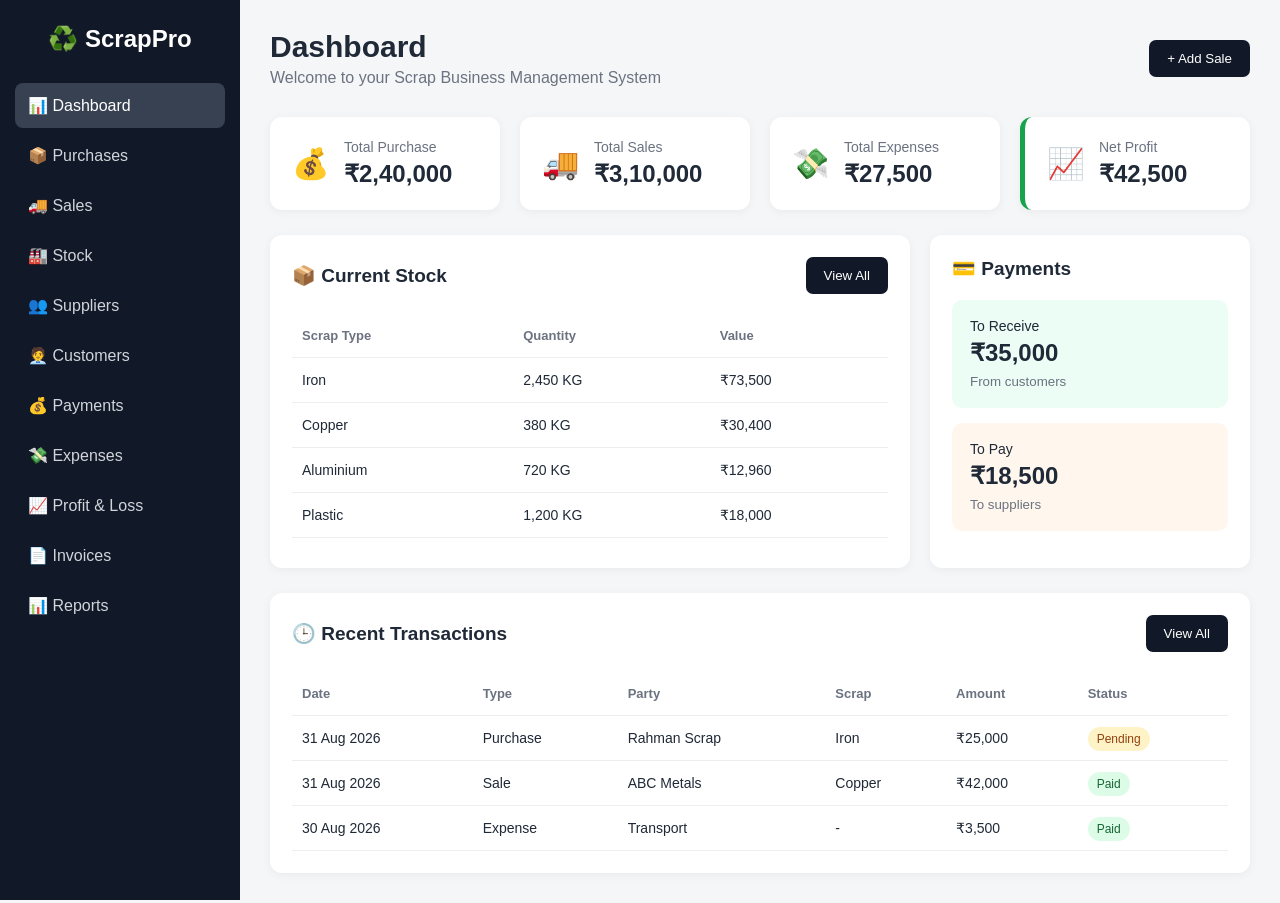
<file: index.html>
<!DOCTYPE html>
<html lang="en">
<head>
  <meta charset="UTF-8">
  <meta name="viewport" content="width=device-width, initial-scale=1.0">
  <title>Scrap Business Management</title>

  <link rel="stylesheet" href="style.css">
</head>

<body>

  <aside class="sidebar">
    <h2>♻️ ScrapPro</h2>

    <nav>
      <a class="active" href="#">📊 Dashboard</a>
      <a href="#">📦 Purchases</a>
      <a href="sales.html">🚚 Sales</a>
      <a href="stock.html">🏭 Stock</a>
      <a href="#">👥 Suppliers</a>
      <a href="#">🧑‍💼 Customers</a>
      <a href="#">💰 Payments</a>
      <a href="expenses.html">💸 Expenses</a>
      <a href="#">📈 Profit & Loss</a>
      <a href="#">📄 Invoices</a>
      <a href="#">📊 Reports</a>
    </nav>
  </aside>


  <main class="main">

    <header>
      <div>
        <h1>Dashboard</h1>
        <p>Welcome to your Scrap Business Management System</p>
      </div>

      <button id="addSaleBtn">+ Add Sale</button>
    </header>


    <!-- SUMMARY CARDS -->

    <section class="cards">

      <div class="card">
        <span>💰</span>
        <div>
          <p>Total Purchase</p>
          <h2 id="purchase">₹2,40,000</h2>
        </div>
      </div>

      <div class="card">
        <span>🚚</span>
        <div>
          <p>Total Sales</p>
          <h2 id="sales">₹3,10,000</h2>
        </div>
      </div>

      <div class="card">
        <span>💸</span>
        <div>
          <p>Total Expenses</p>
          <h2 id="expenses">₹27,500</h2>
        </div>
      </div>

      <div class="card profit">
        <span>📈</span>
        <div>
          <p>Net Profit</p>
          <h2 id="profit">₹42,500</h2>
        </div>
      </div>

    </section>


    <!-- STOCK + PAYMENTS -->

    <section class="grid">

      <div class="panel">
        <div class="panel-header">
          <h2>📦 Current Stock</h2>
          <button>View All</button>
        </div>

        <table>
          <thead>
            <tr>
              <th>Scrap Type</th>
              <th>Quantity</th>
              <th>Value</th>
            </tr>
          </thead>

          <tbody>
            <tr>
              <td>Iron</td>
              <td>2,450 KG</td>
              <td>₹73,500</td>
            </tr>

            <tr>
              <td>Copper</td>
              <td>380 KG</td>
              <td>₹30,400</td>
            </tr>

            <tr>
              <td>Aluminium</td>
              <td>720 KG</td>
              <td>₹12,960</td>
            </tr>

            <tr>
              <td>Plastic</td>
              <td>1,200 KG</td>
              <td>₹18,000</td>
            </tr>
          </tbody>
        </table>
      </div>


      <div class="panel payments">

        <div class="panel-header">
          <h2>💳 Payments</h2>
        </div>

        <div class="payment-box receive">
          <p>To Receive</p>
          <h2>₹35,000</h2>
          <small>From customers</small>
        </div>

        <div class="payment-box pay">
          <p>To Pay</p>
          <h2>₹18,500</h2>
          <small>To suppliers</small>
        </div>

      </div>

    </section>


    <!-- RECENT TRANSACTIONS -->

    <section class="panel transactions">

      <div class="panel-header">
        <h2>🕒 Recent Transactions</h2>
        <button>View All</button>
      </div>

      <table>

        <thead>
          <tr>
            <th>Date</th>
            <th>Type</th>
            <th>Party</th>
            <th>Scrap</th>
            <th>Amount</th>
            <th>Status</th>
          </tr>
        </thead>

        <tbody>

          <tr>
            <td>31 Aug 2026</td>
            <td>Purchase</td>
            <td>Rahman Scrap</td>
            <td>Iron</td>
            <td>₹25,000</td>
            <td><span class="badge pending">Pending</span></td>
          </tr>

          <tr>
            <td>31 Aug 2026</td>
            <td>Sale</td>
            <td>ABC Metals</td>
            <td>Copper</td>
            <td>₹42,000</td>
            <td><span class="badge paid">Paid</span></td>
          </tr>

          <tr>
            <td>30 Aug 2026</td>
            <td>Expense</td>
            <td>Transport</td>
            <td>-</td>
            <td>₹3,500</td>
            <td><span class="badge paid">Paid</span></td>
          </tr>

        </tbody>

      </table>

    </section>

  </main>

  <script src="script.js"></script>

</body>
</html>
</file>
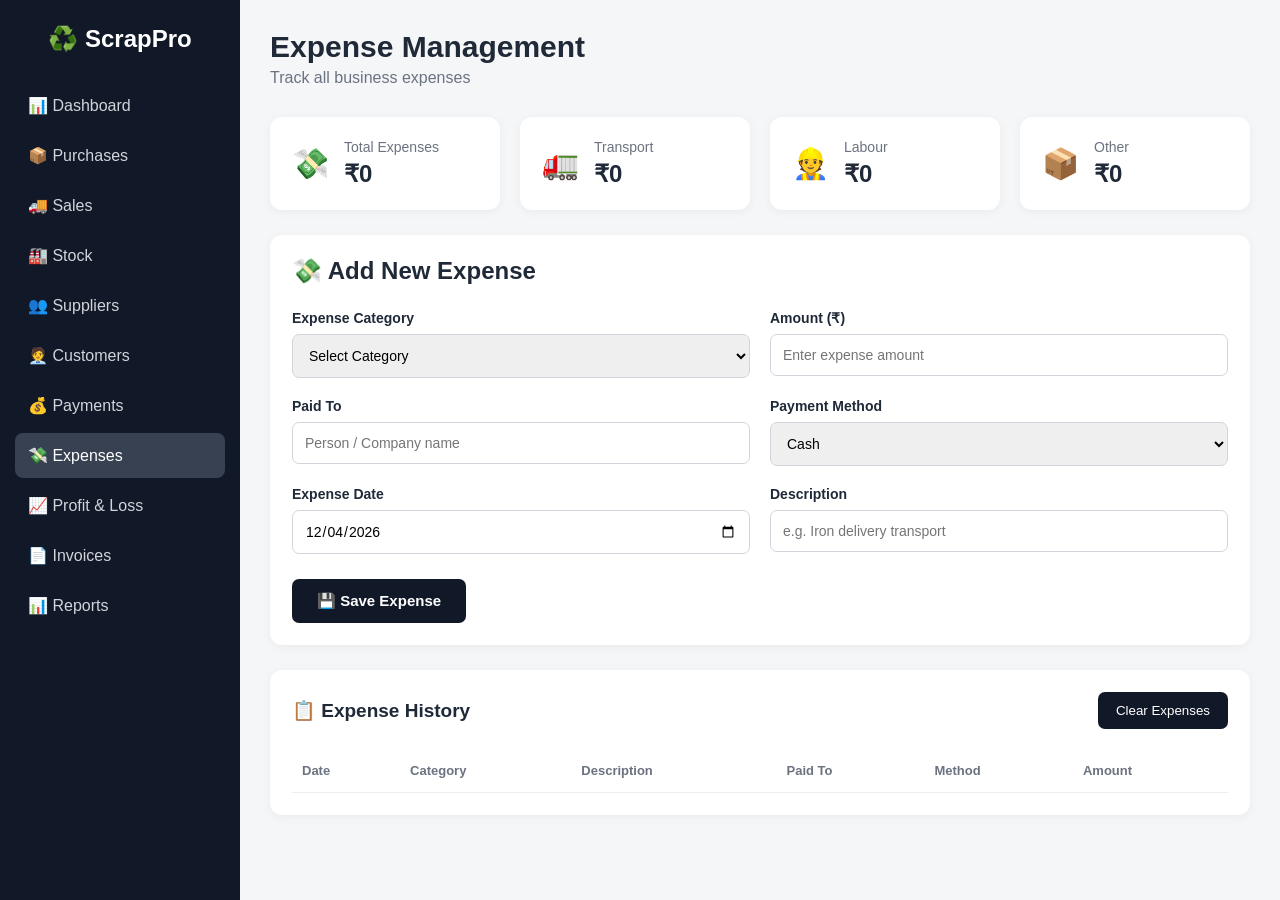
<file: expenses.html>
<!DOCTYPE html>
<html lang="en">
<head>
  <meta charset="UTF-8">
  <meta name="viewport" content="width=device-width, initial-scale=1.0">

  <title>Expenses - ScrapPro</title>

  <link rel="stylesheet" href="style.css">
  <link rel="stylesheet" href="expenses.css">
</head>

<body>

  <aside class="sidebar">
    <h2>♻️ ScrapPro</h2>

    <nav>
      <a href="index.html">📊 Dashboard</a>
      <a href="purchase.html">📦 Purchases</a>
      <a href="sales.html">🚚 Sales</a>
      <a href="stock.html">🏭 Stock</a>
      <a href="#">👥 Suppliers</a>
      <a href="#">🧑‍💼 Customers</a>
      <a href="#">💰 Payments</a>
      <a class="active" href="expenses.html">💸 Expenses</a>
      <a href="#">📈 Profit & Loss</a>
      <a href="#">📄 Invoices</a>
      <a href="#">📊 Reports</a>
    </nav>
  </aside>


  <main class="main">

    <header>
      <div>
        <h1>Expense Management</h1>
        <p>Track all business expenses</p>
      </div>
    </header>


    <!-- EXPENSE SUMMARY -->

    <section class="expense-cards">

      <div class="expense-card">
        <span>💸</span>
        <div>
          <p>Total Expenses</p>
          <h2 id="totalExpenses">₹0</h2>
        </div>
      </div>

      <div class="expense-card">
        <span>🚛</span>
        <div>
          <p>Transport</p>
          <h2 id="transportTotal">₹0</h2>
        </div>
      </div>

      <div class="expense-card">
        <span>👷</span>
        <div>
          <p>Labour</p>
          <h2 id="labourTotal">₹0</h2>
        </div>
      </div>

      <div class="expense-card">
        <span>📦</span>
        <div>
          <p>Other</p>
          <h2 id="otherTotal">₹0</h2>
        </div>
      </div>

    </section>


    <!-- ADD EXPENSE -->

    <section class="panel">

      <h2>💸 Add New Expense</h2>

      <form id="expenseForm">

        <div class="form-grid">

          <div class="form-group">
            <label>Expense Category</label>

            <select id="category" required>
              <option value="">Select Category</option>
              <option value="Transport">Transport</option>
              <option value="Labour">Labour</option>
              <option value="Loading">Loading / Unloading</option>
              <option value="Godown">Godown</option>
              <option value="Electricity">Electricity</option>
              <option value="Maintenance">Maintenance</option>
              <option value="Other">Other</option>
            </select>
          </div>


          <div class="form-group">
            <label>Amount (₹)</label>

            <input
              type="number"
              id="amount"
              placeholder="Enter expense amount"
              min="0"
              step="0.01"
              required
            >
          </div>


          <div class="form-group">
            <label>Paid To</label>

            <input
              type="text"
              id="paidTo"
              placeholder="Person / Company name"
            >
          </div>


          <div class="form-group">
            <label>Payment Method</label>

            <select id="paymentMethod" required>
              <option value="Cash">Cash</option>
              <option value="UPI">UPI</option>
              <option value="Bank Transfer">Bank Transfer</option>
              <option value="Other">Other</option>
            </select>
          </div>


          <div class="form-group">
            <label>Expense Date</label>

            <input
              type="date"
              id="expenseDate"
              required
            >
          </div>


          <div class="form-group">
            <label>Description</label>

            <input
              type="text"
              id="description"
              placeholder="e.g. Iron delivery transport"
            >
          </div>

        </div>


        <button class="save-btn" type="submit">
          💾 Save Expense
        </button>

      </form>

    </section>


    <!-- EXPENSE HISTORY -->

    <section class="panel history">

      <div class="panel-header">

        <h2>📋 Expense History</h2>

        <button id="clearExpenses">
          Clear Expenses
        </button>

      </div>


      <div class="table-container">

        <table>

          <thead>

            <tr>
              <th>Date</th>
              <th>Category</th>
              <th>Description</th>
              <th>Paid To</th>
              <th>Method</th>
              <th>Amount</th>
            </tr>

          </thead>

          <tbody id="expenseTableBody"></tbody>

        </table>

      </div>

    </section>

  </main>


  <script src="expenses.js"></script>

</body>
</html>
</file>
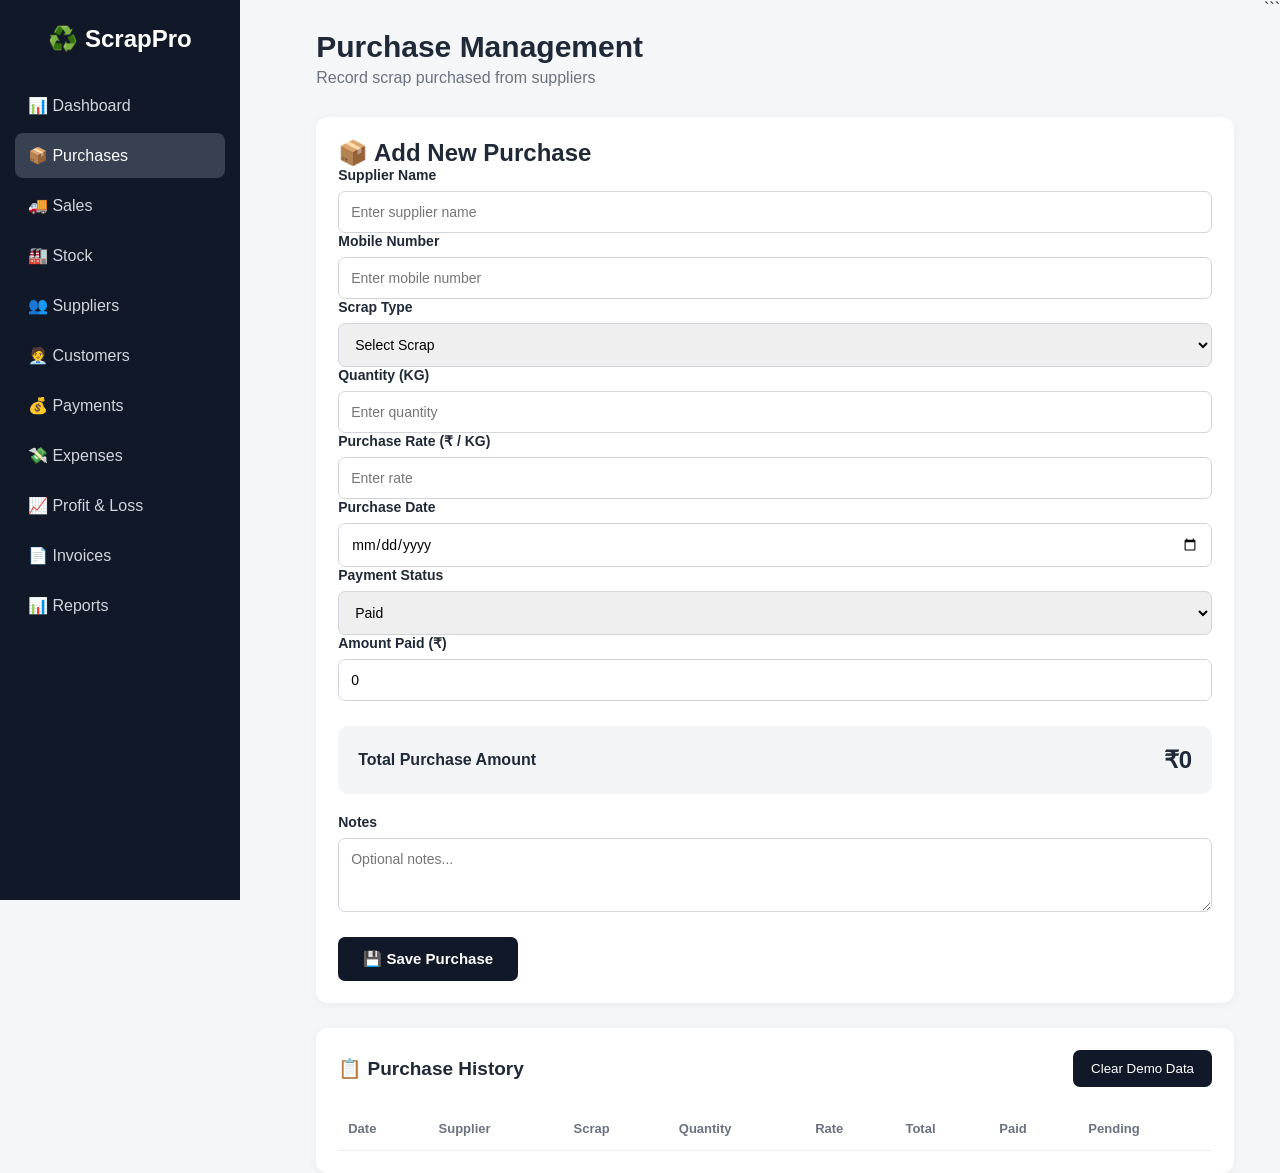
<file: purchase.html>
```html
<!DOCTYPE html>
<html lang="en">
<head>
  <meta charset="UTF-8">
  <meta name="viewport" content="width=device-width, initial-scale=1.0">

  <title>Purchase Management - ScrapPro</title>

  <link rel="stylesheet" href="style.css">
  <link rel="stylesheet" href="purchase.css">
</head>

<body>

  <aside class="sidebar">
    <h2>♻️ ScrapPro</h2>

    <nav>
      <a href="index.html">📊 Dashboard</a>
      <a class="active" href="purchase.html">📦 Purchases</a>
      <a href="sales.html">🚚 Sales</a>
      <a href="stock.html">🏭 Stock</a>
      <a href="#">👥 Suppliers</a>
      <a href="#">🧑‍💼 Customers</a>
      <a href="#">💰 Payments</a>
      <a href="expenses.html">💸 Expenses</a>
      <a href="#">📈 Profit & Loss</a>
      <a href="#">📄 Invoices</a>
      <a href="#">📊 Reports</a>
    </nav>
  </aside>


  <main class="main">

    <header>
      <div>
        <h1>Purchase Management</h1>
        <p>Record scrap purchased from suppliers</p>
      </div>
    </header>


    <!-- PURCHASE FORM -->

    <section class="panel">

      <h2>📦 Add New Purchase</h2>

      <form id="purchaseForm">

        <div class="form-grid">

          <div class="form-group">
            <label>Supplier Name</label>
            <input
              type="text"
              id="supplierName"
              placeholder="Enter supplier name"
              required
            >
          </div>


          <div class="form-group">
            <label>Mobile Number</label>
            <input
              type="tel"
              id="supplierPhone"
              placeholder="Enter mobile number"
              maxlength="10"
            >
          </div>


          <div class="form-group">
            <label>Scrap Type</label>

            <select id="scrapType" required>
              <option value="">Select Scrap</option>
              <option value="Iron">Iron</option>
              <option value="Copper">Copper</option>
              <option value="Aluminium">Aluminium</option>
              <option value="Plastic">Plastic</option>
              <option value="Steel">Steel</option>
              <option value="Other">Other</option>
            </select>

          </div>


          <div class="form-group">
            <label>Quantity (KG)</label>

            <input
              type="number"
              id="quantity"
              placeholder="Enter quantity"
              min="0"
              step="0.01"
              required
            >

          </div>


          <div class="form-group">

            <label>Purchase Rate (₹ / KG)</label>

            <input
              type="number"
              id="rate"
              placeholder="Enter rate"
              min="0"
              step="0.01"
              required
            >

          </div>


          <div class="form-group">

            <label>Purchase Date</label>

            <input
              type="date"
              id="purchaseDate"
              required
            >

          </div>


          <div class="form-group">

            <label>Payment Status</label>

            <select id="paymentStatus" required>
              <option value="Paid">Paid</option>
              <option value="Pending">Pending</option>
              <option value="Partial">Partial</option>
            </select>

          </div>


          <div class="form-group">

            <label>Amount Paid (₹)</label>

            <input
              type="number"
              id="amountPaid"
              placeholder="Enter paid amount"
              min="0"
              step="0.01"
              value="0"
            >

          </div>

        </div>


        <!-- TOTAL -->

        <div class="total-box">

          <span>Total Purchase Amount</span>

          <strong id="totalAmount">₹0</strong>

        </div>


        <div class="form-group notes">

          <label>Notes</label>

          <textarea
            id="notes"
            placeholder="Optional notes..."
            rows="3"
          ></textarea>

        </div>


        <button class="save-btn" type="submit">
          💾 Save Purchase
        </button>

      </form>

    </section>


    <!-- PURCHASE HISTORY -->

    <section class="panel history">

      <div class="panel-header">

        <h2>📋 Purchase History</h2>

        <button id="clearPurchases">
          Clear Demo Data
        </button>

      </div>


      <div class="table-container">

        <table>

          <thead>
            <tr>
              <th>Date</th>
              <th>Supplier</th>
              <th>Scrap</th>
              <th>Quantity</th>
              <th>Rate</th>
              <th>Total</th>
              <th>Paid</th>
              <th>Pending</th>
            </tr>
          </thead>


          <tbody id="purchaseTableBody">

          </tbody>

        </table>

      </div>

    </section>

  </main>


  <script src="purchase.js"></script>

</body>
</html>
```
</file>
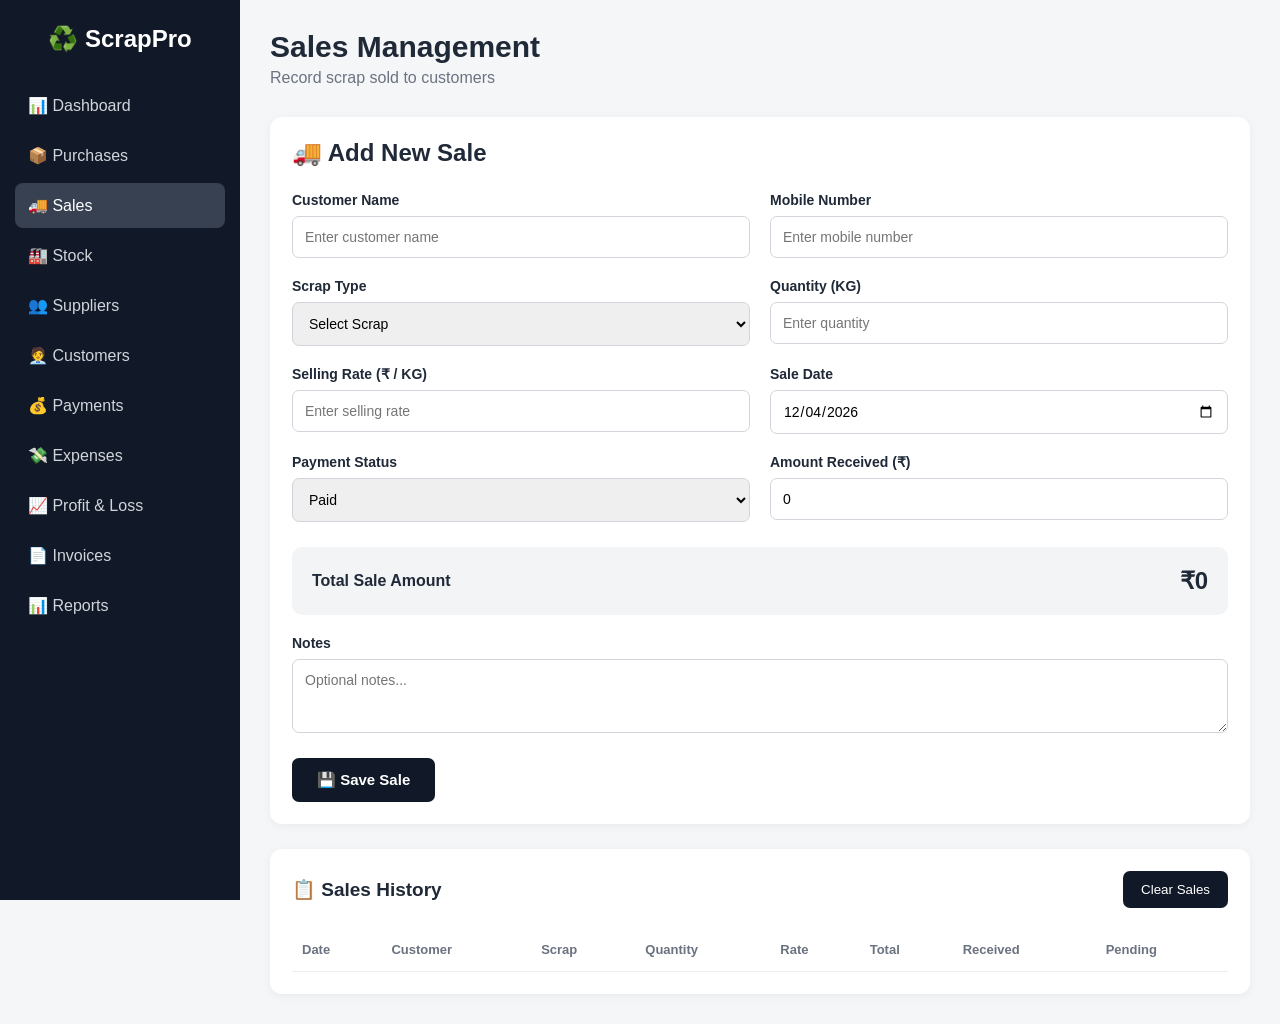
<file: sales.html>
<!DOCTYPE html>
<html lang="en">
<head>
  <meta charset="UTF-8">
  <meta name="viewport" content="width=device-width, initial-scale=1.0">

  <title>Sales Management - ScrapPro</title>

  <link rel="stylesheet" href="style.css">
  <link rel="stylesheet" href="sales.css">
</head>

<body>

  <aside class="sidebar">
    <h2>♻️ ScrapPro</h2>

    <nav>
      <a href="index.html">📊 Dashboard</a>
      <a href="purchase.html">📦 Purchases</a>
      <a class="active" href="sales.html">🚚 Sales</a>
      <a href="stock.html">🏭 Stock</a>
      <a href="#">👥 Suppliers</a>
      <a href="#">🧑‍💼 Customers</a>
      <a href="#">💰 Payments</a>
      <a href="expenses.html">💸 Expenses</a>
      <a href="#">📈 Profit & Loss</a>
      <a href="#">📄 Invoices</a>
      <a href="#">📊 Reports</a>
    </nav>
  </aside>


  <main class="main">

    <header>
      <div>
        <h1>Sales Management</h1>
        <p>Record scrap sold to customers</p>
      </div>
    </header>


    <!-- SALES FORM -->

    <section class="panel">

      <h2>🚚 Add New Sale</h2>

      <form id="salesForm">

        <div class="form-grid">

          <div class="form-group">
            <label>Customer Name</label>

            <input
              type="text"
              id="customerName"
              placeholder="Enter customer name"
              required
            >
          </div>


          <div class="form-group">
            <label>Mobile Number</label>

            <input
              type="tel"
              id="customerPhone"
              placeholder="Enter mobile number"
              maxlength="10"
            >
          </div>


          <div class="form-group">
            <label>Scrap Type</label>

            <select id="scrapType" required>
              <option value="">Select Scrap</option>
              <option value="Iron">Iron</option>
              <option value="Copper">Copper</option>
              <option value="Aluminium">Aluminium</option>
              <option value="Plastic">Plastic</option>
              <option value="Steel">Steel</option>
              <option value="Other">Other</option>
            </select>
          </div>


          <div class="form-group">
            <label>Quantity (KG)</label>

            <input
              type="number"
              id="quantity"
              placeholder="Enter quantity"
              min="0"
              step="0.01"
              required
            >
          </div>


          <div class="form-group">
            <label>Selling Rate (₹ / KG)</label>

            <input
              type="number"
              id="rate"
              placeholder="Enter selling rate"
              min="0"
              step="0.01"
              required
            >
          </div>


          <div class="form-group">
            <label>Sale Date</label>

            <input
              type="date"
              id="saleDate"
              required
            >
          </div>


          <div class="form-group">
            <label>Payment Status</label>

            <select id="paymentStatus" required>
              <option value="Paid">Paid</option>
              <option value="Pending">Pending</option>
              <option value="Partial">Partial</option>
            </select>
          </div>


          <div class="form-group">
            <label>Amount Received (₹)</label>

            <input
              type="number"
              id="amountReceived"
              placeholder="Enter received amount"
              min="0"
              step="0.01"
              value="0"
            >
          </div>

        </div>


        <!-- TOTAL -->

        <div class="total-box">

          <span>Total Sale Amount</span>

          <strong id="totalAmount">₹0</strong>

        </div>


        <div class="form-group notes">

          <label>Notes</label>

          <textarea
            id="notes"
            placeholder="Optional notes..."
            rows="3"
          ></textarea>

        </div>


        <button class="save-btn" type="submit">
          💾 Save Sale
        </button>

      </form>

    </section>


    <!-- SALES HISTORY -->

    <section class="panel history">

      <div class="panel-header">

        <h2>📋 Sales History</h2>

        <button id="clearSales">
          Clear Sales
        </button>

      </div>


      <div class="table-container">

        <table>

          <thead>

            <tr>
              <th>Date</th>
              <th>Customer</th>
              <th>Scrap</th>
              <th>Quantity</th>
              <th>Rate</th>
              <th>Total</th>
              <th>Received</th>
              <th>Pending</th>
            </tr>

          </thead>


          <tbody id="salesTableBody"></tbody>

        </table>

      </div>

    </section>

  </main>


  <script src="sales.js"></script>

</body>
</html>
</file>
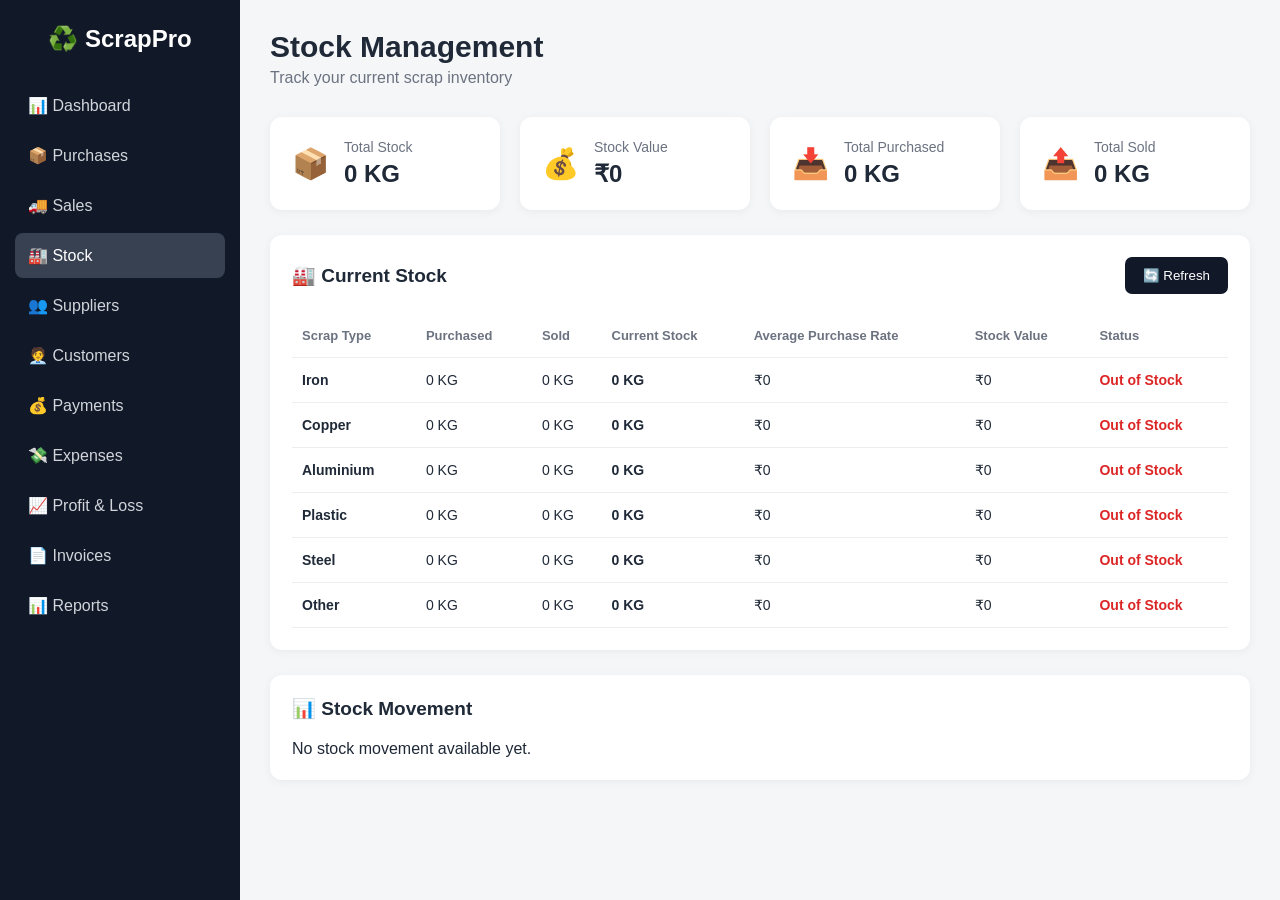
<file: stock.html>
<!DOCTYPE html>
<html lang="en">
<head>
  <meta charset="UTF-8">
  <meta name="viewport" content="width=device-width, initial-scale=1.0">

  <title>Stock Management - ScrapPro</title>

  <link rel="stylesheet" href="style.css">
  <link rel="stylesheet" href="stock.css">
</head>

<body>

  <aside class="sidebar">
    <h2>♻️ ScrapPro</h2>

    <nav>
      <a href="index.html">📊 Dashboard</a>
      <a href="purchase.html">📦 Purchases</a>
      <a href="sales.html">🚚 Sales</a>
      <a class="active" href="stock.html">🏭 Stock</a>
      <a href="#">👥 Suppliers</a>
      <a href="#">🧑‍💼 Customers</a>
      <a href="#">💰 Payments</a>
      <a href="expenses.html">💸 Expenses</a>
      <a href="#">📈 Profit & Loss</a>
      <a href="#">📄 Invoices</a>
      <a href="#">📊 Reports</a>
    </nav>
  </aside>


  <main class="main">

    <header>
      <div>
        <h1>Stock Management</h1>
        <p>Track your current scrap inventory</p>
      </div>
    </header>


    <!-- STOCK SUMMARY -->

    <section class="stock-cards">

      <div class="stock-card">
        <span>📦</span>
        <div>
          <p>Total Stock</p>
          <h2 id="totalStock">0 KG</h2>
        </div>
      </div>

      <div class="stock-card">
        <span>💰</span>
        <div>
          <p>Stock Value</p>
          <h2 id="stockValue">₹0</h2>
        </div>
      </div>

      <div class="stock-card">
        <span>📥</span>
        <div>
          <p>Total Purchased</p>
          <h2 id="totalPurchased">0 KG</h2>
        </div>
      </div>

      <div class="stock-card">
        <span>📤</span>
        <div>
          <p>Total Sold</p>
          <h2 id="totalSold">0 KG</h2>
        </div>
      </div>

    </section>


    <!-- STOCK TABLE -->

    <section class="panel">

      <div class="panel-header">
        <h2>🏭 Current Stock</h2>

        <button id="refreshStock">
          🔄 Refresh
        </button>
      </div>


      <div class="table-container">

        <table>

          <thead>
            <tr>
              <th>Scrap Type</th>
              <th>Purchased</th>
              <th>Sold</th>
              <th>Current Stock</th>
              <th>Average Purchase Rate</th>
              <th>Stock Value</th>
              <th>Status</th>
            </tr>
          </thead>

          <tbody id="stockTableBody"></tbody>

        </table>

      </div>

    </section>


    <!-- STOCK MOVEMENT -->

    <section class="panel movement">

      <div class="panel-header">
        <h2>📊 Stock Movement</h2>
      </div>

      <div id="movementContainer"></div>

    </section>

  </main>


  <script src="stock.js"></script>

</body>
</html>
</file>
<file: style.css>
* {
  margin: 0;
  padding: 0;
  box-sizing: border-box;
  font-family: Arial, sans-serif;
}

body {
  background: #f5f6f8;
  display: flex;
  color: #1f2937;
}

/* SIDEBAR */

.sidebar {
  width: 240px;
  min-height: 100vh;
  background: #111827;
  color: white;
  padding: 25px 15px;
  position: fixed;
}

.sidebar h2 {
  text-align: center;
  margin-bottom: 30px;
}

.sidebar nav a {
  display: block;
  padding: 13px;
  margin: 5px 0;
  color: #d1d5db;
  text-decoration: none;
  border-radius: 8px;
}

.sidebar nav a:hover,
.sidebar nav a.active {
  background: #374151;
  color: white;
}


/* MAIN */

.main {
  margin-left: 240px;
  padding: 30px;
  width: calc(100% - 240px);
}

header {
  display: flex;
  justify-content: space-between;
  align-items: center;
  margin-bottom: 30px;
}

header h1 {
  font-size: 30px;
}

header p {
  color: #6b7280;
  margin-top: 5px;
}

header button,
.panel-header button {
  border: none;
  background: #111827;
  color: white;
  padding: 11px 18px;
  border-radius: 7px;
  cursor: pointer;
}


/* CARDS */

.cards {
  display: grid;
  grid-template-columns: repeat(4, 1fr);
  gap: 20px;
  margin-bottom: 25px;
}

.card {
  background: white;
  padding: 22px;
  border-radius: 12px;
  display: flex;
  gap: 15px;
  align-items: center;
  box-shadow: 0 2px 10px rgba(0,0,0,0.05);
}

.card > span {
  font-size: 30px;
}

.card p {
  color: #6b7280;
  font-size: 14px;
}

.card h2 {
  margin-top: 5px;
}

.card.profit {
  border-left: 5px solid #16a34a;
}


/* GRID */

.grid {
  display: grid;
  grid-template-columns: 2fr 1fr;
  gap: 20px;
  margin-bottom: 25px;
}

.panel {
  background: white;
  padding: 22px;
  border-radius: 12px;
  box-shadow: 0 2px 10px rgba(0,0,0,0.05);
}

.panel-header {
  display: flex;
  justify-content: space-between;
  align-items: center;
  margin-bottom: 20px;
}

.panel-header h2 {
  font-size: 19px;
}


/* TABLE */

table {
  width: 100%;
  border-collapse: collapse;
}

th,
td {
  padding: 14px 10px;
  text-align: left;
  border-bottom: 1px solid #eee;
}

th {
  font-size: 13px;
  color: #6b7280;
}

td {
  font-size: 14px;
}


/* PAYMENTS */

.payment-box {
  padding: 18px;
  border-radius: 10px;
  margin-bottom: 15px;
}

.payment-box p {
  font-size: 14px;
}

.payment-box h2 {
  margin: 5px 0;
}

.payment-box small {
  color: #6b7280;
}

.receive {
  background: #ecfdf5;
}

.pay {
  background: #fff7ed;
}


/* BADGES */

.badge {
  padding: 5px 9px;
  border-radius: 20px;
  font-size: 12px;
}

.paid {
  background: #dcfce7;
  color: #166534;
}

.pending {
  background: #fef3c7;
  color: #92400e;
}


/* MOBILE */

@media (max-width: 900px) {

  .sidebar {
    width: 70px;
  }

  .sidebar h2 {
    font-size: 0;
  }

  .sidebar h2:first-letter {
    font-size: 25px;
  }

  .sidebar nav a {
    font-size: 0;
    text-align: center;
  }

  .sidebar nav a:first-letter {
    font-size: 20px;
  }

  .main {
    margin-left: 70px;
    width: calc(100% - 70px);
  }

  .cards {
    grid-template-columns: repeat(2, 1fr);
  }

  .grid {
    grid-template-columns: 1fr;
  }
}

@media (max-width: 600px) {

  .main {
    padding: 15px;
  }

  header {
    align-items: flex-start;
    gap: 15px;
  }

  header h1 {
    font-size: 24px;
  }

  .cards {
    grid-template-columns: 1fr;
  }

  table {
    min-width: 600px;
  }

  .panel {
    overflow-x: auto;
  }
}
</file>
<file: expenses.css>
.expense-cards {
  display: grid;
  grid-template-columns: repeat(4, 1fr);
  gap: 20px;
  margin-bottom: 25px;
}

.expense-card {
  background: white;
  padding: 22px;
  border-radius: 12px;

  display: flex;
  align-items: center;
  gap: 15px;

  box-shadow: 0 2px 10px rgba(0,0,0,0.05);
}

.expense-card > span {
  font-size: 30px;
}

.expense-card p {
  color: #6b7280;
  font-size: 14px;
}

.expense-card h2 {
  margin-top: 5px;
}

.form-grid {
  display: grid;
  grid-template-columns: repeat(2, 1fr);
  gap: 20px;
  margin-top: 25px;
}

.form-group {
  display: flex;
  flex-direction: column;
  gap: 8px;
}

.form-group label {
  font-weight: 600;
  font-size: 14px;
}

.form-group input,
.form-group select {
  padding: 12px;
  border: 1px solid #d1d5db;
  border-radius: 7px;
  font-size: 14px;
  outline: none;
}

.form-group input:focus,
.form-group select:focus {
  border-color: #111827;
}

.save-btn {
  margin-top: 25px;
  padding: 13px 25px;

  background: #111827;
  color: white;

  border: none;
  border-radius: 7px;

  cursor: pointer;
  font-size: 15px;
  font-weight: 600;
}

.history {
  margin-top: 25px;
}

.table-container {
  overflow-x: auto;
}

@media (max-width: 1000px) {

  .expense-cards {
    grid-template-columns: repeat(2, 1fr);
  }
}

@media (max-width: 700px) {

  .form-grid {
    grid-template-columns: 1fr;
  }
}

@media (max-width: 500px) {

  .expense-cards {
    grid-template-columns: 1fr;
  }
}
</file>
<file: purchase.css>
```css
.form-grid {
  display: grid;
  grid-template-columns: repeat(2, 1fr);
  gap: 20px;
  margin-top: 25px;
}

.form-group {
  display: flex;
  flex-direction: column;
  gap: 8px;
}

.form-group label {
  font-weight: 600;
  font-size: 14px;
}

.form-group input,
.form-group select,
.form-group textarea {
  padding: 12px;
  border: 1px solid #d1d5db;
  border-radius: 7px;
  font-size: 14px;
  outline: none;
}

.form-group input:focus,
.form-group select:focus,
.form-group textarea:focus {
  border-color: #111827;
}

.total-box {
  margin-top: 25px;
  padding: 20px;
  background: #f3f4f6;
  border-radius: 10px;

  display: flex;
  justify-content: space-between;
  align-items: center;
}

.total-box span {
  font-weight: 600;
}

.total-box strong {
  font-size: 24px;
}

.notes {
  margin-top: 20px;
}

.save-btn {
  margin-top: 25px;
  padding: 13px 25px;
  background: #111827;
  color: white;
  border: none;
  border-radius: 7px;
  cursor: pointer;
  font-size: 15px;
  font-weight: 600;
}

.save-btn:hover {
  opacity: 0.9;
}

.history {
  margin-top: 25px;
}

.table-container {
  overflow-x: auto;
}

@media (max-width: 700px) {

  .form-grid {
    grid-template-columns: 1fr;
  }

  .total-box {
    flex-direction: column;
    gap: 8px;
    align-items: flex-start;
  }
}
```
</file>
<file: sales.css>
.form-grid {
  display: grid;
  grid-template-columns: repeat(2, 1fr);
  gap: 20px;
  margin-top: 25px;
}

.form-group {
  display: flex;
  flex-direction: column;
  gap: 8px;
}

.form-group label {
  font-weight: 600;
  font-size: 14px;
}

.form-group input,
.form-group select,
.form-group textarea {
  padding: 12px;
  border: 1px solid #d1d5db;
  border-radius: 7px;
  font-size: 14px;
  outline: none;
}

.form-group input:focus,
.form-group select:focus,
.form-group textarea:focus {
  border-color: #111827;
}

.total-box {
  margin-top: 25px;
  padding: 20px;
  background: #f3f4f6;
  border-radius: 10px;

  display: flex;
  justify-content: space-between;
  align-items: center;
}

.total-box span {
  font-weight: 600;
}

.total-box strong {
  font-size: 24px;
}

.notes {
  margin-top: 20px;
}

.save-btn {
  margin-top: 25px;
  padding: 13px 25px;
  background: #111827;
  color: white;
  border: none;
  border-radius: 7px;
  cursor: pointer;
  font-size: 15px;
  font-weight: 600;
}

.save-btn:hover {
  opacity: 0.9;
}

.history {
  margin-top: 25px;
}

.table-container {
  overflow-x: auto;
}

@media (max-width: 700px) {

  .form-grid {
    grid-template-columns: 1fr;
  }

  .total-box {
    flex-direction: column;
    gap: 8px;
    align-items: flex-start;
  }
}
</file>
<file: stock.css>
.stock-cards {
  display: grid;
  grid-template-columns: repeat(4, 1fr);
  gap: 20px;
  margin-bottom: 25px;
}

.stock-card {
  background: white;
  padding: 22px;
  border-radius: 12px;

  display: flex;
  align-items: center;
  gap: 15px;

  box-shadow: 0 2px 10px rgba(0,0,0,0.05);
}

.stock-card > span {
  font-size: 30px;
}

.stock-card p {
  color: #6b7280;
  font-size: 14px;
}

.stock-card h2 {
  margin-top: 5px;
}

.table-container {
  overflow-x: auto;
}

.movement {
  margin-top: 25px;
}

.movement-item {
  padding: 15px;
  margin-bottom: 10px;
  border-radius: 8px;
  background: #f9fafb;

  display: flex;
  justify-content: space-between;
  align-items: center;
}

.movement-item strong {
  display: block;
}

.movement-item small {
  color: #6b7280;
}

.stock-positive {
  color: #15803d;
  font-weight: 600;
}

.stock-low {
  color: #b45309;
  font-weight: 600;
}

.stock-empty {
  color: #dc2626;
  font-weight: 600;
}

@media (max-width: 1000px) {

  .stock-cards {
    grid-template-columns: repeat(2, 1fr);
  }
}

@media (max-width: 600px) {

  .stock-cards {
    grid-template-columns: 1fr;
  }
}
</file>
